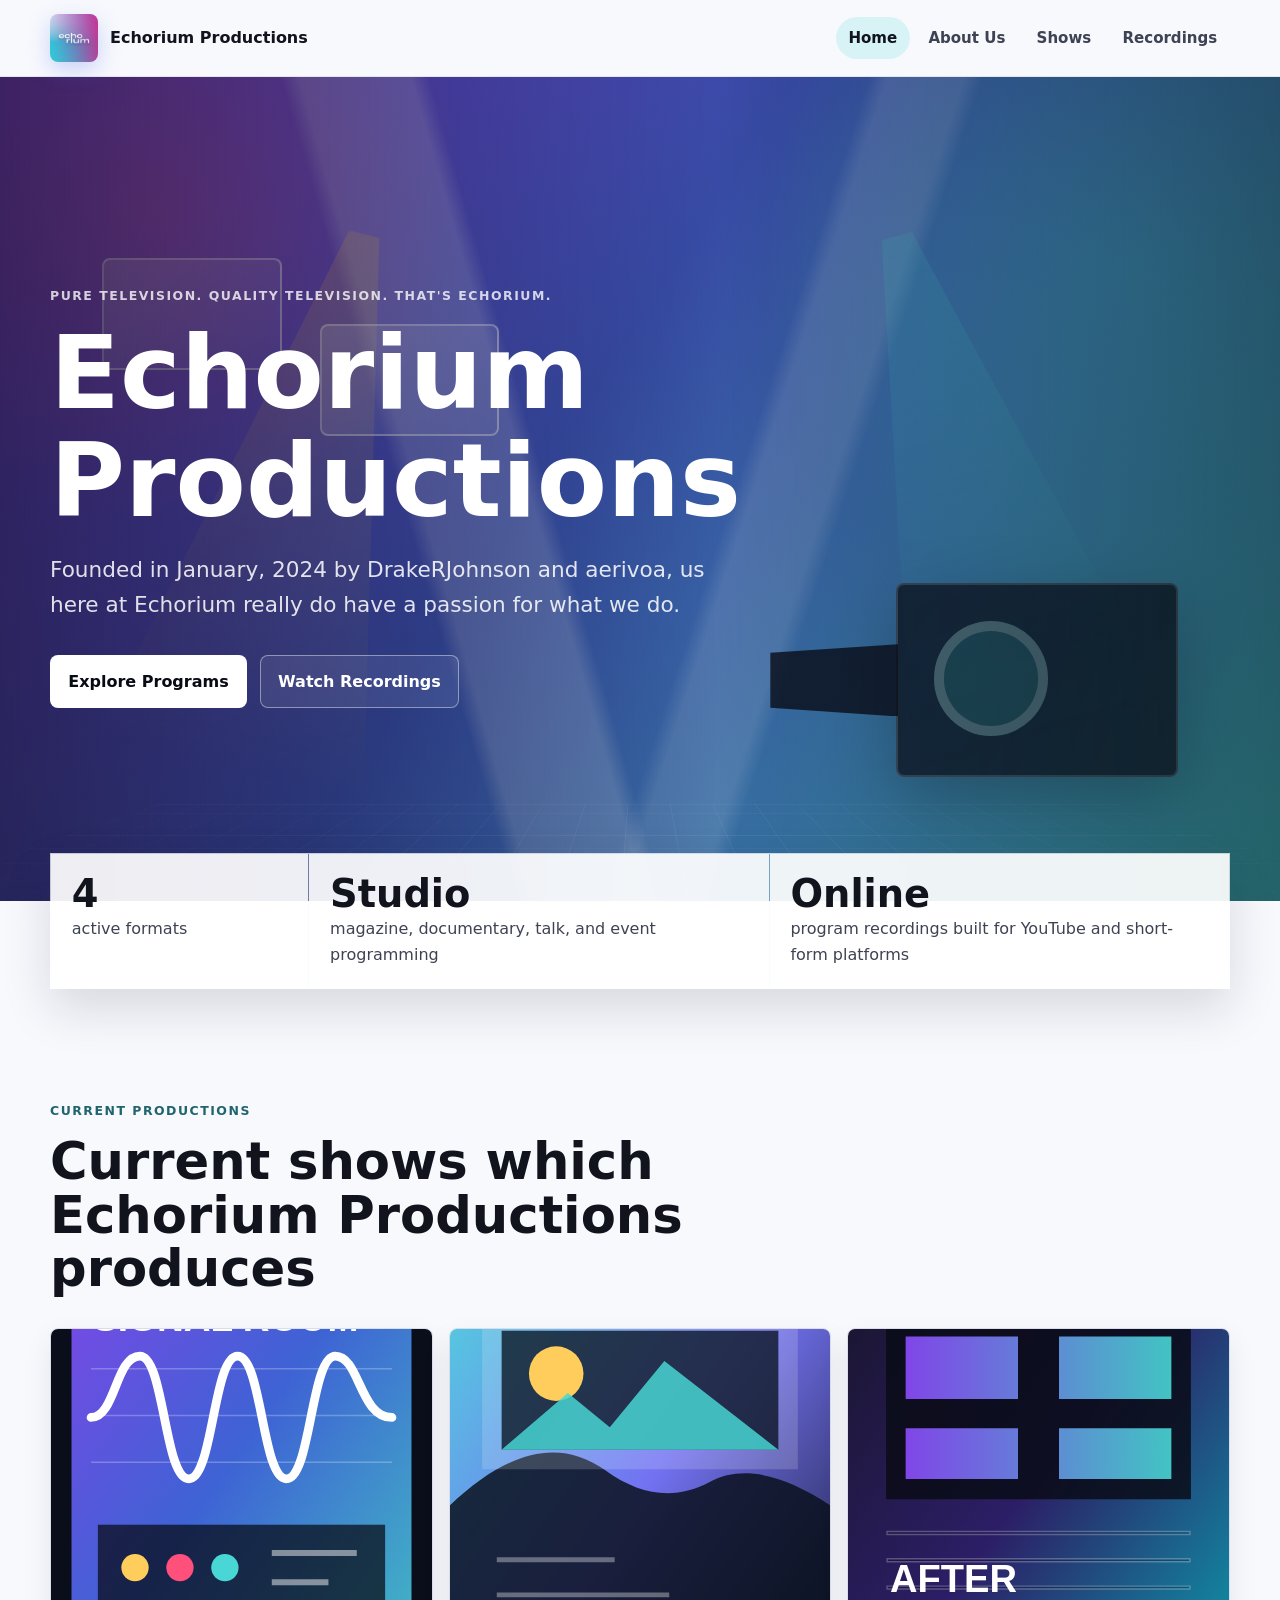
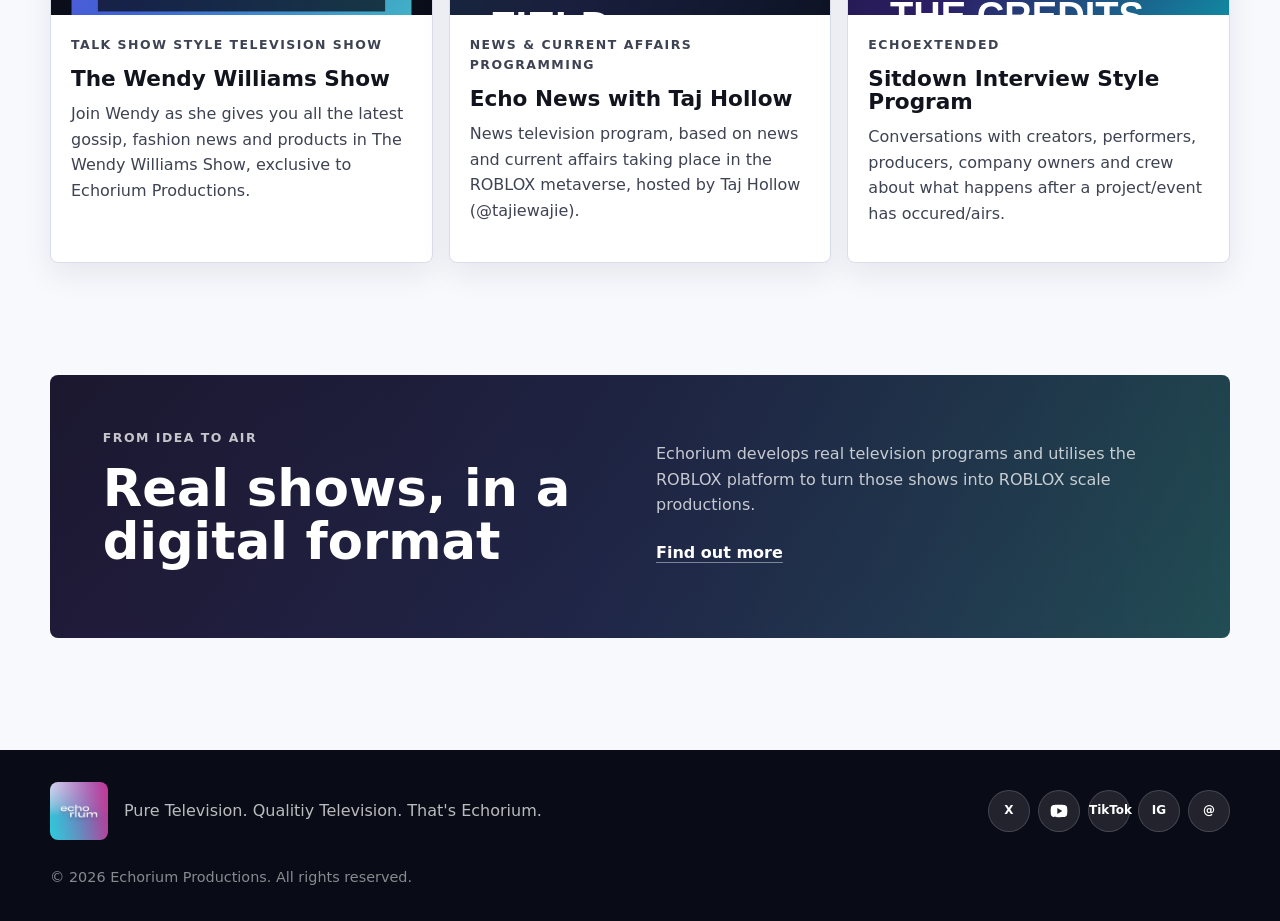
<file: index.html>
<!DOCTYPE html>
<html lang="en">
<head>
  <meta charset="UTF-8">
  <meta name="viewport" content="width=device-width, initial-scale=1.0">
  <meta name="description" content="Echorium Productions is a television production company creating original shows, live specials, documentaries, and digital recordings.">
  <link rel="icon" type="assets/echoriumLogo.png" href="assets/echoriumLogo.png">
  <title>Echorium Productions</title>
  <link rel="stylesheet" href="styles.css">
</head>
<body>
  <a class="skip-link" href="#main">Skip to content</a>
  <header class="site-header">
    <nav class="nav" aria-label="Main navigation">
      <a class="brand" href="index.html" aria-label="Echorium Productions home">
        <img src="assets/echoriumLogo.png" alt="" class="brand__logo">
        <span class="brand__text">Echorium Productions</span>
      </a>
      <div class="nav__links">
        <a class="nav__link is-active" href="index.html" aria-current="page">Home</a>
        <a class="nav__link" href="about.html">About Us</a>
        <a class="nav__link" href="productions.html">Shows</a>
        <a class="nav__link" href="recordings.html">Recordings</a>
      </div>
    </nav>
  </header>

  <main id="main">
    <section class="hero hero--home">
      <div class="studio-scene" aria-hidden="true">
        <span class="studio-scene__grid"></span>
        <span class="studio-scene__light studio-scene__light--one"></span>
        <span class="studio-scene__light studio-scene__light--two"></span>
        <span class="studio-scene__camera"></span>
        <span class="studio-scene__monitor studio-scene__monitor--one"></span>
        <span class="studio-scene__monitor studio-scene__monitor--two"></span>
      </div>
      <div class="hero__content">
        <p class="eyebrow">Pure Television. Quality Television. That's Echorium.</p>
        <h1>Echorium Productions</h1>
        <p class="hero__lead">Founded in January, 2024 by DrakeRJohnson and aerivoa, us here at Echorium really do have a passion for what we do.</p>
        <div class="hero__actions">
          <a class="button button--primary" href="productions.html">Explore Programs</a>
          <a class="button button--secondary" href="recordings.html">Watch Recordings</a>
        </div>
      </div>
    </section>

    <section class="intro-band" aria-label="Production highlights">
      <div class="intro-band__item">
        <strong>4</strong>
        <span>active formats</span>
      </div>
      <div class="intro-band__item">
        <strong>Studio</strong>
        <span>magazine, documentary, talk, and event programming</span>
      </div>
      <div class="intro-band__item">
        <strong>Online</strong>
        <span>program recordings built for YouTube and short-form platforms</span>
      </div>
    </section>

    <section class="section">
      <div class="section__heading">
        <p class="eyebrow">Current productions</p>
        <h2>Current shows which Echorium Productions produces</h2>
      </div>
      <div class="poster-grid">
        <article class="show-card">
          <img src="assets/show-signal-room.svg" alt="The Signal Room show poster">
          <div class="show-card__body">
            <p class="tag">Talk Show Style Television Show</p>
            <h3>The Wendy Williams Show</h3>
            <p>Join Wendy as she gives you all the latest gossip, fashion news and products in The Wendy Williams Show, exclusive to Echorium Productions.</p>
          </div>
        </article>
        <article class="show-card">
          <img src="assets/show-field-notes.svg" alt="Field Notes show poster">
          <div class="show-card__body">
            <p class="tag">News & Current Affairs Programming</p>
            <h3>Echo News with Taj Hollow</h3>
            <p>News television program, based on news and current affairs taking place in the ROBLOX metaverse, hosted by Taj Hollow (@tajiewajie).</p>
          </div>
        </article>
        <article class="show-card">
          <img src="assets/show-after-credits.svg" alt="After The Credits show poster">
          <div class="show-card__body">
            <p class="tag">EchoExtended</p>
            <h3>Sitdown Interview Style Program</h3>
            <p>Conversations with creators, performers, producers, company owners and crew about what happens after a project/event has occured/airs.</p>
          </div>
        </article>
      </div>
    </section>

    <section class="split-feature">
      <div>
        <p class="eyebrow">From idea to air</p>
        <h2>Real shows, in a digital format</h2>
      </div>
      <div class="split-feature__copy">
        <p>Echorium develops real television programs and utilises the ROBLOX platform to turn those shows into ROBLOX scale productions.</p>
        <a class="text-link" href="about.html">Find out more</a>
      </div>
    </section>
  </main>

  <footer class="site-footer">
    <div class="footer__brand">
      <img src="assets/echoriumLogo.png" alt="" class="footer__logo">
      <p>Pure Television. Qualitiy Television. That's Echorium.</p>
    </div>
    <div class="footer__socials" aria-label="Social media links">
      <a href="https://x.com/echoriumproductions" target="_blank" rel="noopener" aria-label="Echorium Productions on X">
        <span aria-hidden="true">X</span>
      </a>
      <a href="https://www.youtube.com/@EchoriumProductionsRBX" target="_blank" rel="noopener" aria-label="Echorium Productions on YouTube">
        <svg viewBox="0 0 24 24" aria-hidden="true"><path d="M21.6 7.2a3 3 0 0 0-2.1-2.1C17.7 4.6 12 4.6 12 4.6s-5.7 0-7.5.5a3 3 0 0 0-2.1 2.1A31 31 0 0 0 2 12a31 31 0 0 0 .4 4.8 3 3 0 0 0 2.1 2.1c1.8.5 7.5.5 7.5.5s5.7 0 7.5-.5a3 3 0 0 0 2.1-2.1A31 31 0 0 0 22 12a31 31 0 0 0-.4-4.8ZM10 15.5v-7l6 3.5-6 3.5Z"/></svg>
      </a>
      <a href="https://www.tiktok.com/@echoriumproductions" target="_blank" rel="noopener" aria-label="Echorium Productions on TikTok">
        <span aria-hidden="true">TikTok</span>
      </a>
      <a href="https://www.instagram.com/echoriumproductions" target="_blank" rel="noopener" aria-label="Echorium Productions on Instagram">
        <span aria-hidden="true">IG</span>
      </a>
      <a href="mailto:hello@echoriumproductions.com" aria-label="Email Echorium Productions">
        <span aria-hidden="true">@</span>
      </a>
    </div>
    <p class="footer__meta">&copy; 2026 Echorium Productions. All rights reserved.</p>
  </footer>
</body>
</html>
</file>
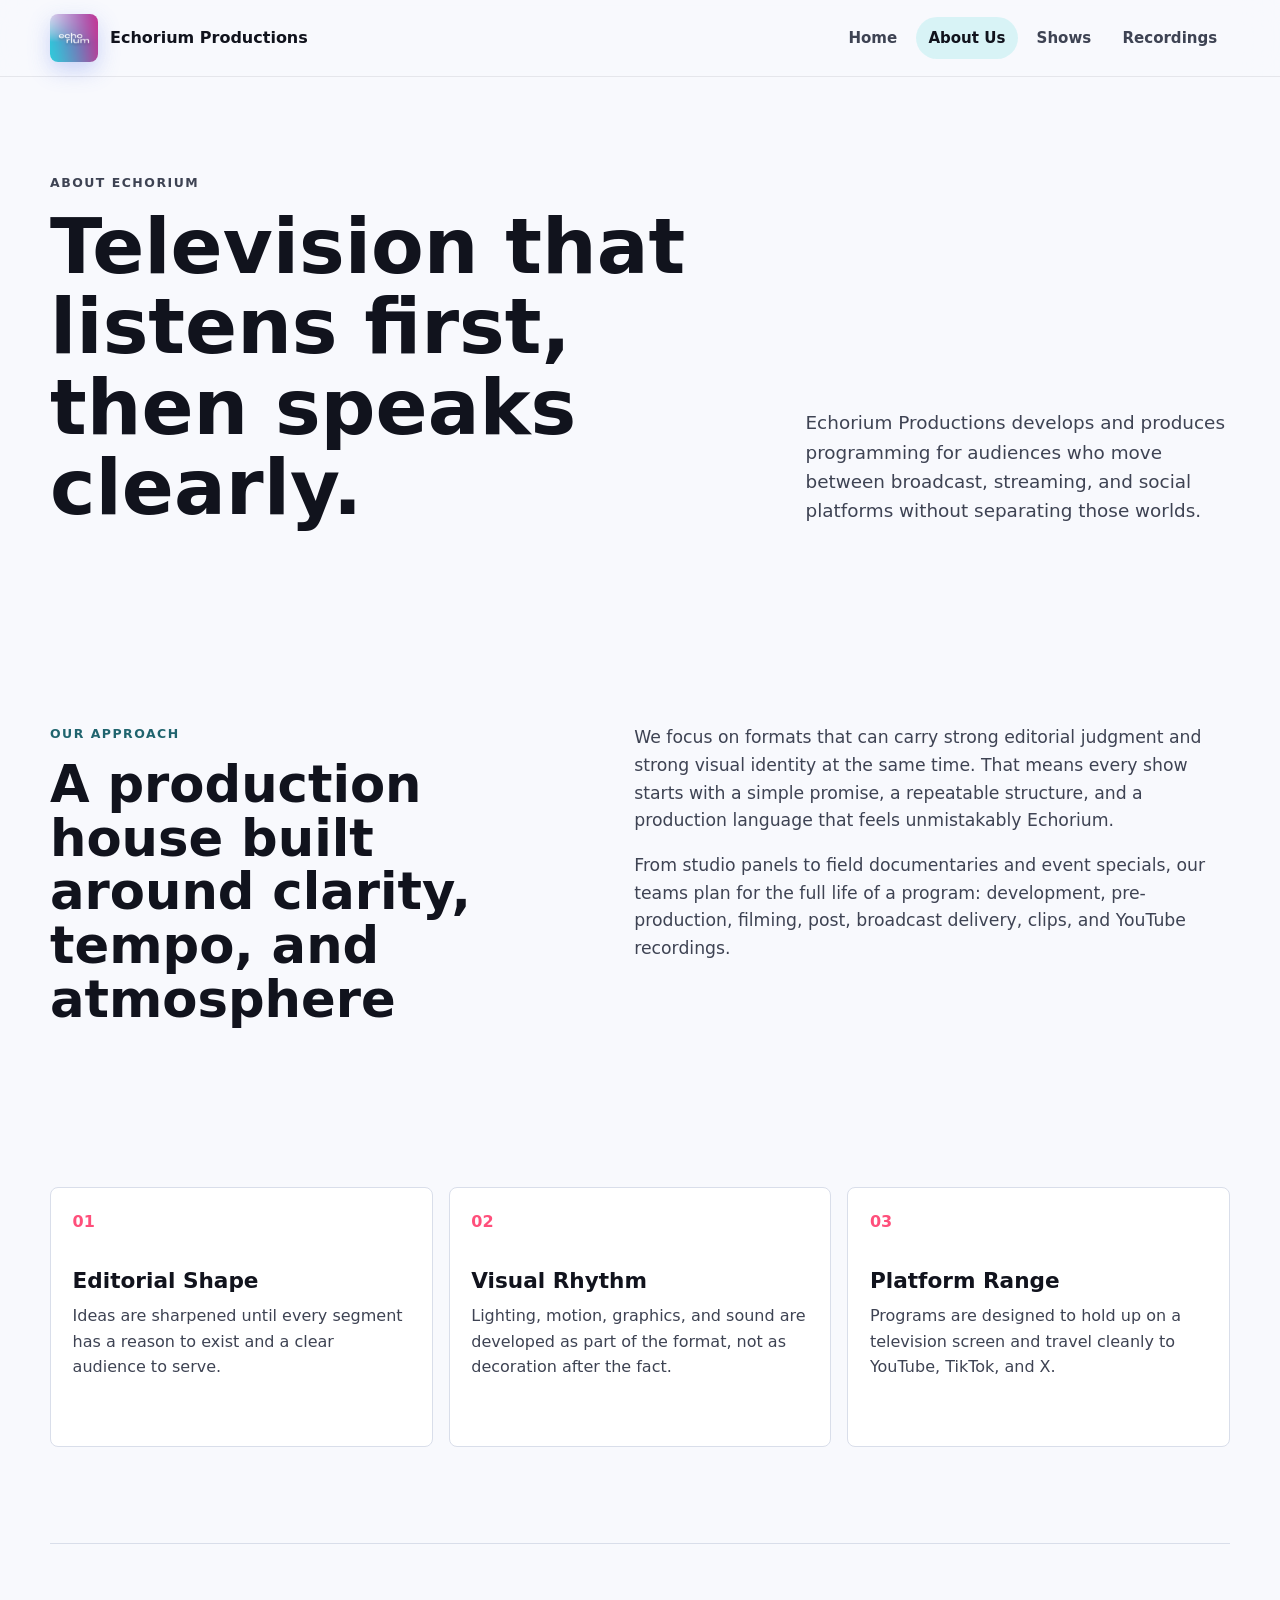
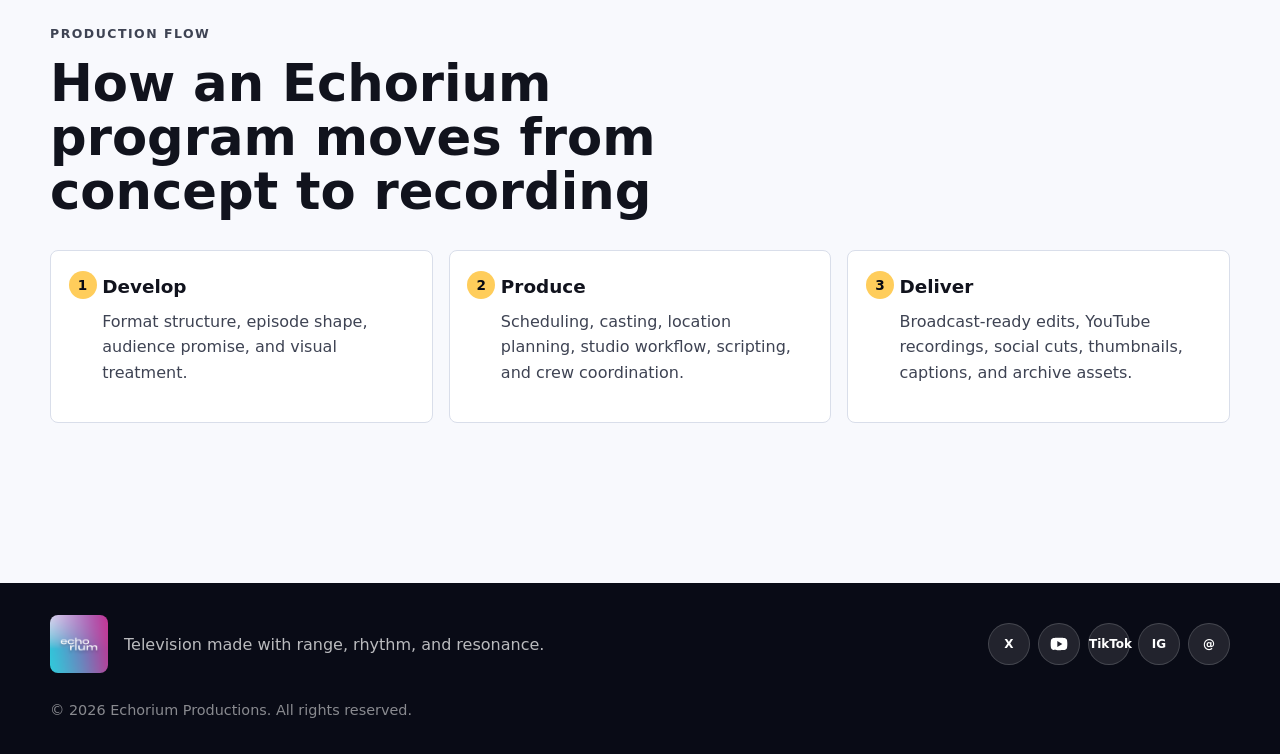
<file: about.html>
<!DOCTYPE html>
<html lang="en">
<head>
  <meta charset="UTF-8">
  <meta name="viewport" content="width=device-width, initial-scale=1.0">
  <meta name="description" content="Learn about Echorium Productions, a television production company focused on original programs, live specials, and digital recordings.">
  <link rel="icon" type="assets/echoriumLogo.png" href="assets/echoriumLogo.png">
  <title>About Us | Echorium Productions</title>
  <link rel="stylesheet" href="styles.css">
</head>
<body>
  <a class="skip-link" href="#main">Skip to content</a>
  <header class="site-header">
    <nav class="nav" aria-label="Main navigation">
      <a class="brand" href="index.html" aria-label="Echorium Productions home">
        <img src="assets/echoriumLogo.png" alt="" class="brand__logo">
        <span class="brand__text">Echorium Productions</span>
      </a>
      <div class="nav__links">
        <a class="nav__link" href="index.html">Home</a>
        <a class="nav__link is-active" href="about.html" aria-current="page">About Us</a>
        <a class="nav__link" href="productions.html">Shows</a>
        <a class="nav__link" href="recordings.html">Recordings</a>
      </div>
    </nav>
  </header>

  <main id="main">
    <section class="page-hero">
      <div>
        <p class="eyebrow">About Echorium</p>
        <h1>Television that listens first, then speaks clearly.</h1>
      </div>
      <p>Echorium Productions develops and produces programming for audiences who move between broadcast, streaming, and social platforms without separating those worlds.</p>
    </section>

    <section class="section section--two-column">
      <div class="section__heading">
        <p class="eyebrow">Our approach</p>
        <h2>A production house built around clarity, tempo, and atmosphere</h2>
      </div>
      <div class="rich-copy">
        <p>We focus on formats that can carry strong editorial judgment and strong visual identity at the same time. That means every show starts with a simple promise, a repeatable structure, and a production language that feels unmistakably Echorium.</p>
        <p>From studio panels to field documentaries and event specials, our teams plan for the full life of a program: development, pre-production, filming, post, broadcast delivery, clips, and YouTube recordings.</p>
      </div>
    </section>

    <section class="values-grid" aria-label="Company values">
      <article>
        <span>01</span>
        <h3>Editorial Shape</h3>
        <p>Ideas are sharpened until every segment has a reason to exist and a clear audience to serve.</p>
      </article>
      <article>
        <span>02</span>
        <h3>Visual Rhythm</h3>
        <p>Lighting, motion, graphics, and sound are developed as part of the format, not as decoration after the fact.</p>
      </article>
      <article>
        <span>03</span>
        <h3>Platform Range</h3>
        <p>Programs are designed to hold up on a television screen and travel cleanly to YouTube, TikTok, and X.</p>
      </article>
    </section>

    <section class="timeline">
      <div class="section__heading">
        <p class="eyebrow">Production flow</p>
        <h2>How an Echorium program moves from concept to recording</h2>
      </div>
      <ol class="timeline__list">
        <li>
          <span>Develop</span>
          <p>Format structure, episode shape, audience promise, and visual treatment.</p>
        </li>
        <li>
          <span>Produce</span>
          <p>Scheduling, casting, location planning, studio workflow, scripting, and crew coordination.</p>
        </li>
        <li>
          <span>Deliver</span>
          <p>Broadcast-ready edits, YouTube recordings, social cuts, thumbnails, captions, and archive assets.</p>
        </li>
      </ol>
    </section>
  </main>

  <footer class="site-footer">
    <div class="footer__brand">
      <img src="assets/echoriumLogo.png" alt="" class="footer__logo">
      <p>Television made with range, rhythm, and resonance.</p>
    </div>
    <div class="footer__socials" aria-label="Social media links">
      <a href="https://x.com/echoriumproductions" target="_blank" rel="noopener" aria-label="Echorium Productions on X"><span aria-hidden="true">X</span></a>
      <a href="https://www.youtube.com/@EchoriumProductionsRBX" target="_blank" rel="noopener" aria-label="Echorium Productions on YouTube"><svg viewBox="0 0 24 24" aria-hidden="true"><path d="M21.6 7.2a3 3 0 0 0-2.1-2.1C17.7 4.6 12 4.6 12 4.6s-5.7 0-7.5.5a3 3 0 0 0-2.1 2.1A31 31 0 0 0 2 12a31 31 0 0 0 .4 4.8 3 3 0 0 0 2.1 2.1c1.8.5 7.5.5 7.5.5s5.7 0 7.5-.5a3 3 0 0 0 2.1-2.1A31 31 0 0 0 22 12a31 31 0 0 0-.4-4.8ZM10 15.5v-7l6 3.5-6 3.5Z"/></svg></a>
      <a href="https://www.tiktok.com/@echoriumproductions" target="_blank" rel="noopener" aria-label="Echorium Productions on TikTok"><span aria-hidden="true">TikTok</span></a>
      <a href="https://www.instagram.com/echoriumproductions" target="_blank" rel="noopener" aria-label="Echorium Productions on Instagram"><span aria-hidden="true">IG</span></a>
      <a href="mailto:hello@echoriumproductions.com" aria-label="Email Echorium Productions"><span aria-hidden="true">@</span></a>
    </div>
    <p class="footer__meta">&copy; 2026 Echorium Productions. All rights reserved.</p>
  </footer>
</body>
</html>
</file>
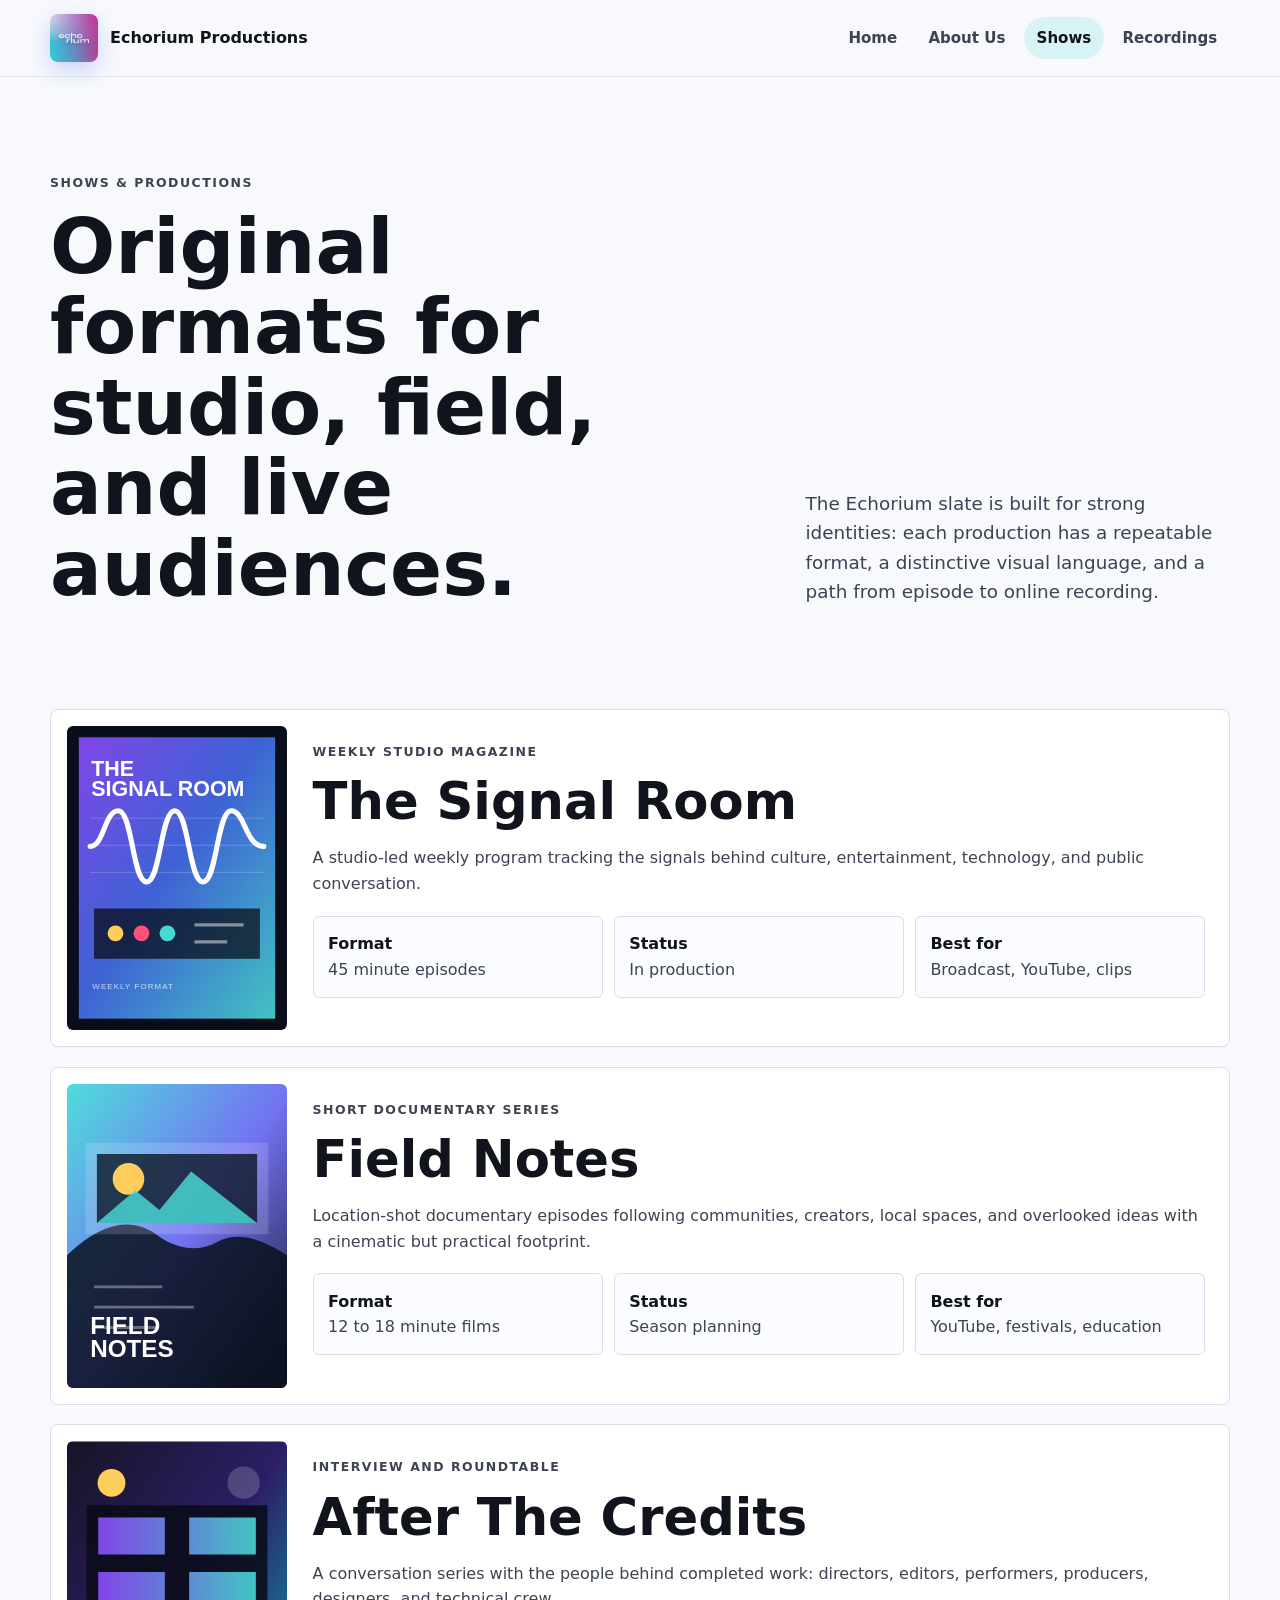
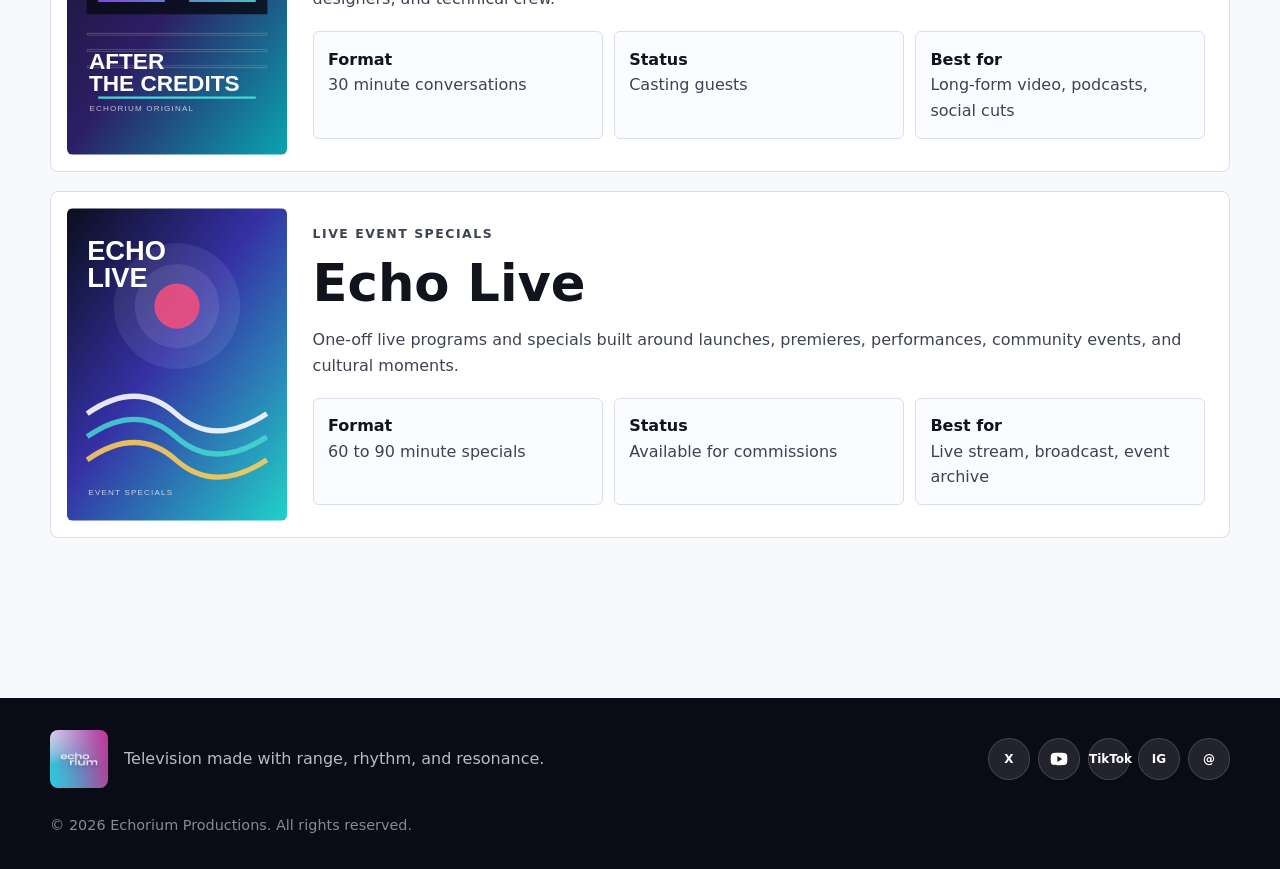
<file: productions.html>
<!DOCTYPE html>
<html lang="en">
<head>
  <meta charset="UTF-8">
  <meta name="viewport" content="width=device-width, initial-scale=1.0">
  <meta name="description" content="Explore shows and productions from Echorium Productions, including studio programs, documentaries, interviews, and live event specials.">
  <link rel="icon" type="assets/echoriumLogo.png" href="assets/echoriumLogo.png">
  <title>Shows &amp; Productions | Echorium Productions</title>
  <link rel="stylesheet" href="styles.css">
</head>
<body>
  <a class="skip-link" href="#main">Skip to content</a>
  <header class="site-header">
    <nav class="nav" aria-label="Main navigation">
      <a class="brand" href="index.html" aria-label="Echorium Productions home">
        <img src="assets/echoriumLogo.png" alt="" class="brand__logo">
        <span class="brand__text">Echorium Productions</span>
      </a>
      <div class="nav__links">
        <a class="nav__link" href="index.html">Home</a>
        <a class="nav__link" href="about.html">About Us</a>
        <a class="nav__link is-active" href="productions.html" aria-current="page">Shows</a>
        <a class="nav__link" href="recordings.html">Recordings</a>
      </div>
    </nav>
  </header>

  <main id="main">
    <section class="page-hero">
      <div>
        <p class="eyebrow">Shows &amp; productions</p>
        <h1>Original formats for studio, field, and live audiences.</h1>
      </div>
      <p>The Echorium slate is built for strong identities: each production has a repeatable format, a distinctive visual language, and a path from episode to online recording.</p>
    </section>

    <section class="production-list" aria-label="Echorium productions">
      <article class="production-item">
        <img src="assets/show-signal-room.svg" alt="The Signal Room show poster">
        <div class="production-item__copy">
          <p class="tag">Weekly studio magazine</p>
          <h2>The Signal Room</h2>
          <p>A studio-led weekly program tracking the signals behind culture, entertainment, technology, and public conversation.</p>
          <dl>
            <div><dt>Format</dt><dd>45 minute episodes</dd></div>
            <div><dt>Status</dt><dd>In production</dd></div>
            <div><dt>Best for</dt><dd>Broadcast, YouTube, clips</dd></div>
          </dl>
        </div>
      </article>

      <article class="production-item">
        <img src="assets/show-field-notes.svg" alt="Field Notes show poster">
        <div class="production-item__copy">
          <p class="tag">Short documentary series</p>
          <h2>Field Notes</h2>
          <p>Location-shot documentary episodes following communities, creators, local spaces, and overlooked ideas with a cinematic but practical footprint.</p>
          <dl>
            <div><dt>Format</dt><dd>12 to 18 minute films</dd></div>
            <div><dt>Status</dt><dd>Season planning</dd></div>
            <div><dt>Best for</dt><dd>YouTube, festivals, education</dd></div>
          </dl>
        </div>
      </article>

      <article class="production-item">
        <img src="assets/show-after-credits.svg" alt="After The Credits show poster">
        <div class="production-item__copy">
          <p class="tag">Interview and roundtable</p>
          <h2>After The Credits</h2>
          <p>A conversation series with the people behind completed work: directors, editors, performers, producers, designers, and technical crew.</p>
          <dl>
            <div><dt>Format</dt><dd>30 minute conversations</dd></div>
            <div><dt>Status</dt><dd>Casting guests</dd></div>
            <div><dt>Best for</dt><dd>Long-form video, podcasts, social cuts</dd></div>
          </dl>
        </div>
      </article>

      <article class="production-item">
        <img src="assets/show-echo-live.svg" alt="Echo Live show poster">
        <div class="production-item__copy">
          <p class="tag">Live event specials</p>
          <h2>Echo Live</h2>
          <p>One-off live programs and specials built around launches, premieres, performances, community events, and cultural moments.</p>
          <dl>
            <div><dt>Format</dt><dd>60 to 90 minute specials</dd></div>
            <div><dt>Status</dt><dd>Available for commissions</dd></div>
            <div><dt>Best for</dt><dd>Live stream, broadcast, event archive</dd></div>
          </dl>
        </div>
      </article>
    </section>
  </main>

  <footer class="site-footer">
    <div class="footer__brand">
      <img src="assets/echoriumLogo.png" alt="" class="footer__logo">
      <p>Television made with range, rhythm, and resonance.</p>
    </div>
    <div class="footer__socials" aria-label="Social media links">
      <a href="https://x.com/echoriumproductions" target="_blank" rel="noopener" aria-label="Echorium Productions on X"><span aria-hidden="true">X</span></a>
      <a href="https://www.youtube.com/@EchoriumProductionsRBX" target="_blank" rel="noopener" aria-label="Echorium Productions on YouTube"><svg viewBox="0 0 24 24" aria-hidden="true"><path d="M21.6 7.2a3 3 0 0 0-2.1-2.1C17.7 4.6 12 4.6 12 4.6s-5.7 0-7.5.5a3 3 0 0 0-2.1 2.1A31 31 0 0 0 2 12a31 31 0 0 0 .4 4.8 3 3 0 0 0 2.1 2.1c1.8.5 7.5.5 7.5.5s5.7 0 7.5-.5a3 3 0 0 0 2.1-2.1A31 31 0 0 0 22 12a31 31 0 0 0-.4-4.8ZM10 15.5v-7l6 3.5-6 3.5Z"/></svg></a>
      <a href="https://www.tiktok.com/@echoriumproductions" target="_blank" rel="noopener" aria-label="Echorium Productions on TikTok"><span aria-hidden="true">TikTok</span></a>
      <a href="https://www.instagram.com/echoriumproductions" target="_blank" rel="noopener" aria-label="Echorium Productions on Instagram"><span aria-hidden="true">IG</span></a>
      <a href="mailto:hello@echoriumproductions.com" aria-label="Email Echorium Productions"><span aria-hidden="true">@</span></a>
    </div>
    <p class="footer__meta">&copy; 2026 Echorium Productions. All rights reserved.</p>
  </footer>
</body>
</html>
</file>
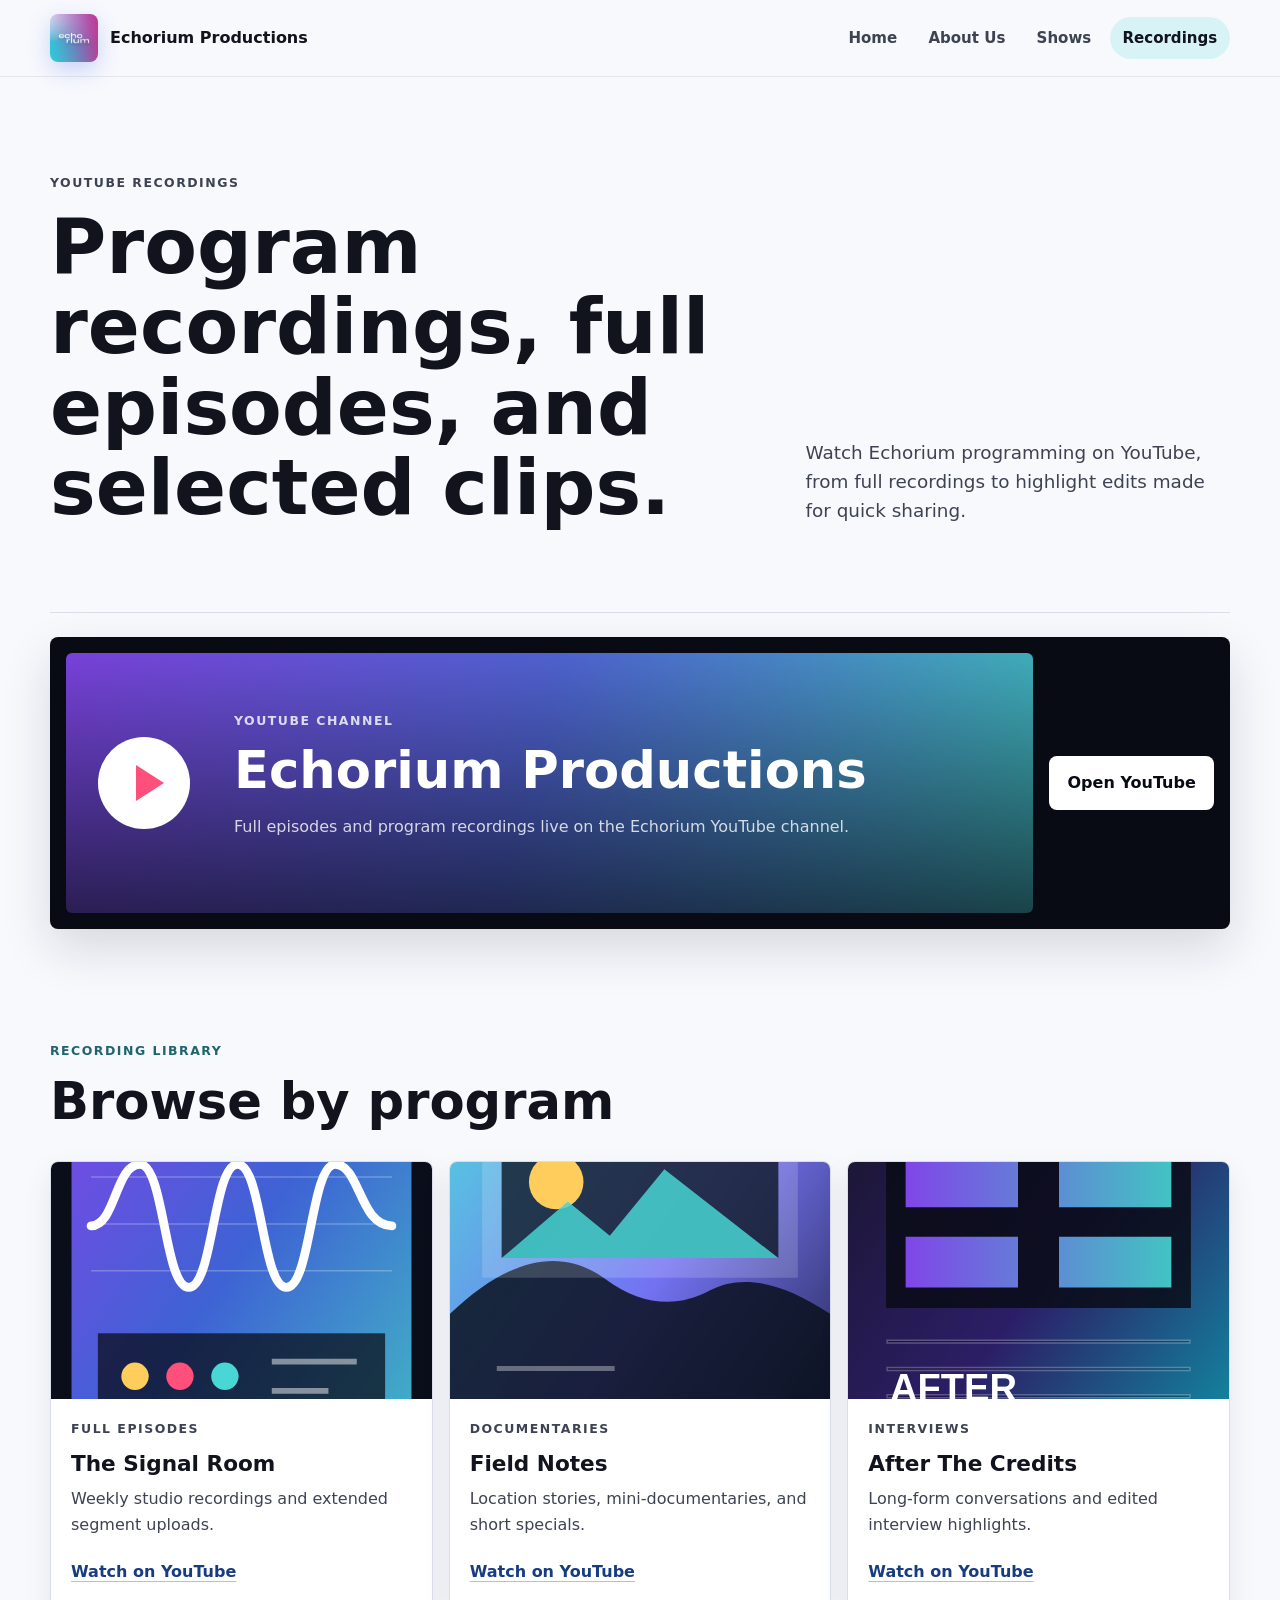
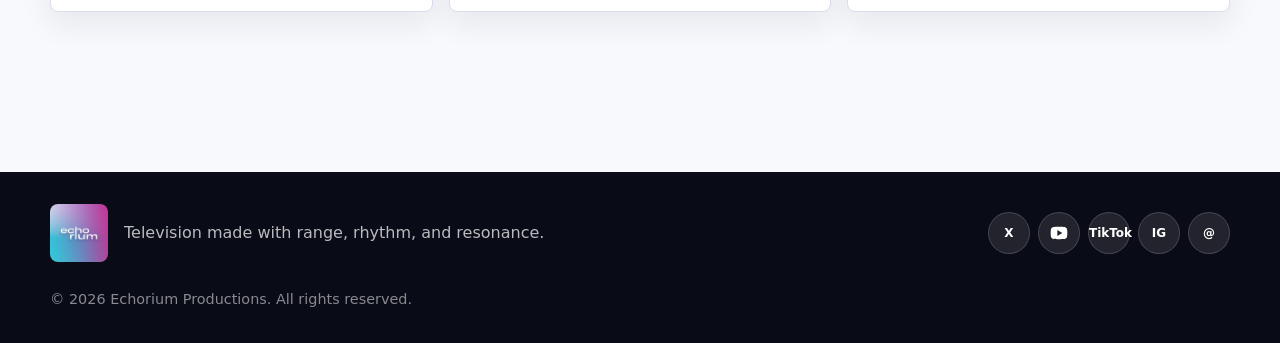
<file: recordings.html>
<!DOCTYPE html>
<html lang="en">
<head>
  <meta charset="UTF-8">
  <meta name="viewport" content="width=device-width, initial-scale=1.0">
  <meta name="description" content="Watch Echorium Productions program recordings and YouTube releases.">
  <link rel="icon" type="assets/echoriumLogo.png" href="assets/echoriumLogo.png">
  <title>Recordings | Echorium Productions</title>
  <link rel="stylesheet" href="styles.css">
</head>
<body>
  <a class="skip-link" href="#main">Skip to content</a>
  <header class="site-header">
    <nav class="nav" aria-label="Main navigation">
      <a class="brand" href="index.html" aria-label="Echorium Productions home">
        <img src="assets/echoriumLogo.png" alt="" class="brand__logo">
        <span class="brand__text">Echorium Productions</span>
      </a>
      <div class="nav__links">
        <a class="nav__link" href="index.html">Home</a>
        <a class="nav__link" href="about.html">About Us</a>
        <a class="nav__link" href="productions.html">Shows</a>
        <a class="nav__link is-active" href="recordings.html" aria-current="page">Recordings</a>
      </div>
    </nav>
  </header>

  <main id="main">
    <section class="page-hero page-hero--recordings">
      <div>
        <p class="eyebrow">YouTube recordings</p>
        <h1>Program recordings, full episodes, and selected clips.</h1>
      </div>
      <p>Watch Echorium programming on YouTube, from full recordings to highlight edits made for quick sharing.</p>
    </section>

    <section class="watch-panel" aria-label="Echorium YouTube channel">
      <div class="watch-panel__screen">
        <div class="watch-panel__play" aria-hidden="true"></div>
        <div>
          <p class="tag">YouTube channel</p>
          <h2>Echorium Productions</h2>
          <p>Full episodes and program recordings live on the Echorium YouTube channel.</p>
        </div>
      </div>
      <a class="button button--primary" href="https://www.youtube.com/@EchoriumProductionsRBX" target="_blank" rel="noopener">Open YouTube</a>
    </section>

    <section class="section">
      <div class="section__heading">
        <p class="eyebrow">Recording library</p>
        <h2>Browse by program</h2>
      </div>
      <div class="recording-grid">
        <article class="recording-card">
          <img src="assets/show-signal-room.svg" alt="The Signal Room recording thumbnail">
          <div class="recording-card__body">
            <p class="tag">Full episodes</p>
            <h3>The Signal Room</h3>
            <p>Weekly studio recordings and extended segment uploads.</p>
            <a class="text-link" href="https://www.youtube.com/results?search_query=Echorium+Productions+The+Signal+Room" target="_blank" rel="noopener">Watch on YouTube</a>
          </div>
        </article>
        <article class="recording-card">
          <img src="assets/show-field-notes.svg" alt="Field Notes recording thumbnail">
          <div class="recording-card__body">
            <p class="tag">Documentaries</p>
            <h3>Field Notes</h3>
            <p>Location stories, mini-documentaries, and short specials.</p>
            <a class="text-link" href="https://www.youtube.com/results?search_query=Echorium+Productions+Field+Notes" target="_blank" rel="noopener">Watch on YouTube</a>
          </div>
        </article>
        <article class="recording-card">
          <img src="assets/show-after-credits.svg" alt="After The Credits recording thumbnail">
          <div class="recording-card__body">
            <p class="tag">Interviews</p>
            <h3>After The Credits</h3>
            <p>Long-form conversations and edited interview highlights.</p>
            <a class="text-link" href="https://www.youtube.com/results?search_query=Echorium+Productions+After+The+Credits" target="_blank" rel="noopener">Watch on YouTube</a>
          </div>
        </article>
      </div>
    </section>
  </main>

  <footer class="site-footer">
    <div class="footer__brand">
      <img src="assets/echoriumLogo.png" alt="" class="footer__logo">
      <p>Television made with range, rhythm, and resonance.</p>
    </div>
    <div class="footer__socials" aria-label="Social media links">
      <a href="https://x.com/echoriumproductions" target="_blank" rel="noopener" aria-label="Echorium Productions on X"><span aria-hidden="true">X</span></a>
      <a href="https://www.youtube.com/@EchoriumProductionsRBX" target="_blank" rel="noopener" aria-label="Echorium Productions on YouTube"><svg viewBox="0 0 24 24" aria-hidden="true"><path d="M21.6 7.2a3 3 0 0 0-2.1-2.1C17.7 4.6 12 4.6 12 4.6s-5.7 0-7.5.5a3 3 0 0 0-2.1 2.1A31 31 0 0 0 2 12a31 31 0 0 0 .4 4.8 3 3 0 0 0 2.1 2.1c1.8.5 7.5.5 7.5.5s5.7 0 7.5-.5a3 3 0 0 0 2.1-2.1A31 31 0 0 0 22 12a31 31 0 0 0-.4-4.8ZM10 15.5v-7l6 3.5-6 3.5Z"/></svg></a>
      <a href="https://www.tiktok.com/@echoriumproductions" target="_blank" rel="noopener" aria-label="Echorium Productions on TikTok"><span aria-hidden="true">TikTok</span></a>
      <a href="https://www.instagram.com/echoriumproductions" target="_blank" rel="noopener" aria-label="Echorium Productions on Instagram"><span aria-hidden="true">IG</span></a>
      <a href="mailto:hello@echoriumproductions.com" aria-label="Email Echorium Productions"><span aria-hidden="true">@</span></a>
    </div>
    <p class="footer__meta">&copy; 2026 Echorium Productions. All rights reserved.</p>
  </footer>
</body>
</html>
</file>
<file: styles.css>
:root {
  --ink: #11131d;
  --ink-soft: #3e4353;
  --paper: #f8f9fd;
  --white: #ffffff;
  --line: #d9deea;
  --purple: #8d4cff;
  --blue: #5b73f2;
  --cyan: #48d7d5;
  --coral: #ff4f7b;
  --gold: #ffcd5b;
  --deep: #080a14;
  --gradient: linear-gradient(105deg, var(--purple), var(--blue) 48%, var(--cyan));
  --shadow: 0 20px 50px rgba(20, 24, 43, .14);
  --radius: 8px;
  --max: 1180px;
}

* {
  box-sizing: border-box;
}

html {
  scroll-behavior: smooth;
}

body {
  margin: 0;
  color: var(--ink);
  background: var(--paper);
  font-family: Inter, ui-sans-serif, system-ui, -apple-system, BlinkMacSystemFont, "Segoe UI", sans-serif;
  line-height: 1.6;
}

img,
svg {
  display: block;
  max-width: 100%;
}

a {
  color: inherit;
}

.skip-link {
  position: absolute;
  left: 1rem;
  top: -4rem;
  z-index: 20;
  padding: .7rem 1rem;
  color: var(--white);
  background: var(--ink);
  border-radius: var(--radius);
}

.skip-link:focus {
  top: 1rem;
}

.site-header {
  position: sticky;
  top: 0;
  z-index: 10;
  background: rgba(248, 249, 253, .88);
  backdrop-filter: blur(20px);
  border-bottom: 1px solid rgba(17, 19, 29, .08);
}

.nav {
  width: min(var(--max), calc(100% - 32px));
  min-height: 76px;
  margin: 0 auto;
  display: flex;
  align-items: center;
  justify-content: space-between;
  gap: 1rem;
}

.brand {
  display: inline-flex;
  align-items: center;
  gap: .75rem;
  color: var(--ink);
  text-decoration: none;
  font-weight: 800;
  letter-spacing: 0;
}

.brand__logo {
  width: 48px;
  height: 48px;
  object-fit: contain;
  border-radius: 8px;
  box-shadow: 0 8px 22px rgba(75, 108, 230, .28);
}

.brand__text {
  white-space: nowrap;
}

.nav__links {
  display: flex;
  align-items: center;
  justify-content: flex-end;
  gap: .35rem;
  flex-wrap: wrap;
}

.nav__link {
  min-height: 42px;
  display: inline-flex;
  align-items: center;
  justify-content: center;
  padding: .45rem .8rem;
  color: var(--ink-soft);
  text-decoration: none;
  font-size: .94rem;
  font-weight: 700;
  border-radius: 999px;
}

.nav__link:hover,
.nav__link:focus-visible,
.nav__link.is-active {
  color: var(--ink);
  background: rgba(72, 215, 213, .18);
}

.hero {
  position: relative;
  min-height: calc(100vh - 76px);
  display: grid;
  align-items: center;
  overflow: hidden;
  color: var(--white);
  isolation: isolate;
}

.hero--home {
  background: #080a14;
}

.studio-scene {
  position: absolute;
  inset: 0;
  z-index: -2;
  background:
    radial-gradient(circle at 12% 16%, rgba(255, 79, 123, .3), transparent 24%),
    radial-gradient(circle at 88% 22%, rgba(72, 215, 213, .28), transparent 28%),
    linear-gradient(122deg, rgba(141, 76, 255, .94), rgba(76, 103, 227, .8) 44%, rgba(72, 215, 213, .84));
}

.studio-scene::before {
  content: "";
  position: absolute;
  inset: -18% -10%;
  background:
    linear-gradient(74deg, transparent 0 37%, rgba(255, 255, 255, .2) 38% 44%, transparent 45% 100%),
    linear-gradient(108deg, transparent 0 55%, rgba(255, 255, 255, .14) 56% 60%, transparent 61% 100%);
  animation: lightSweep 9s ease-in-out infinite alternate;
}

.studio-scene::after {
  content: "";
  position: absolute;
  inset: 0;
  background: linear-gradient(90deg, rgba(8, 10, 20, .62), rgba(8, 10, 20, .12) 56%, rgba(8, 10, 20, .48));
}

.studio-scene__grid {
  position: absolute;
  left: -10%;
  right: -10%;
  bottom: -2px;
  height: 36%;
  background:
    linear-gradient(rgba(255, 255, 255, .16) 1px, transparent 1px),
    linear-gradient(90deg, rgba(255, 255, 255, .16) 1px, transparent 1px);
  background-size: 68px 42px;
  transform: perspective(420px) rotateX(58deg);
  transform-origin: bottom;
  opacity: .55;
}

.studio-scene__light {
  position: absolute;
  top: 18%;
  width: 22vw;
  height: 44vw;
  clip-path: polygon(45% 0, 56% 0, 100% 100%, 0 100%);
  opacity: .38;
  filter: blur(1px);
}

.studio-scene__light--one {
  left: 12%;
  background: linear-gradient(rgba(255, 205, 91, .58), transparent);
  transform: rotate(14deg);
}

.studio-scene__light--two {
  right: 13%;
  background: linear-gradient(rgba(72, 215, 213, .52), transparent);
  transform: rotate(-16deg);
}

.studio-scene__camera {
  position: absolute;
  right: 8%;
  bottom: 15%;
  width: clamp(150px, 22vw, 320px);
  aspect-ratio: 1.45;
  background: rgba(8, 10, 20, .72);
  border: 2px solid rgba(255, 255, 255, .18);
  border-radius: 8px;
  box-shadow: 0 24px 70px rgba(0, 0, 0, .24);
}

.studio-scene__camera::before {
  content: "";
  position: absolute;
  right: 100%;
  top: 31%;
  width: 46%;
  height: 38%;
  background: rgba(8, 10, 20, .78);
  clip-path: polygon(0 12%, 100% 0, 100% 100%, 0 88%);
}

.studio-scene__camera::after {
  content: "";
  position: absolute;
  left: 13%;
  top: 19%;
  width: 34%;
  aspect-ratio: 1;
  border-radius: 50%;
  border: 10px solid rgba(255, 255, 255, .22);
  background: rgba(72, 215, 213, .22);
}

.studio-scene__monitor {
  position: absolute;
  top: 22%;
  width: clamp(110px, 14vw, 190px);
  aspect-ratio: 1.6;
  border: 2px solid rgba(255, 255, 255, .42);
  border-radius: 8px;
  background: linear-gradient(135deg, rgba(255, 255, 255, .2), rgba(255, 255, 255, .04));
}

.studio-scene__monitor--one {
  left: 8%;
}

.studio-scene__monitor--two {
  left: 25%;
  top: 30%;
}

@keyframes lightSweep {
  from {
    transform: translateX(-6%);
  }
  to {
    transform: translateX(7%);
  }
}

.hero__content {
  width: min(var(--max), calc(100% - 32px));
  margin: 0 auto;
  padding: 7rem 0 6rem;
}

.eyebrow,
.tag {
  margin: 0 0 .85rem;
  color: #20646e;
  font-size: .78rem;
  font-weight: 900;
  letter-spacing: .12em;
  text-transform: uppercase;
}

.hero .eyebrow {
  color: rgba(255, 255, 255, .78);
}

h1,
h2,
h3,
p {
  margin-top: 0;
}

h1,
h2,
h3 {
  line-height: 1.05;
  letter-spacing: 0;
}

h1 {
  max-width: 760px;
  margin-bottom: 1.2rem;
  font-size: clamp(3.3rem, 8vw, 7.4rem);
}

h2 {
  margin-bottom: 1rem;
  font-size: clamp(2rem, 4vw, 4.2rem);
}

h3 {
  margin-bottom: .65rem;
  font-size: 1.35rem;
}

.hero__lead {
  max-width: 680px;
  color: rgba(255, 255, 255, .86);
  font-size: clamp(1.08rem, 2vw, 1.35rem);
}

.hero__actions {
  display: flex;
  gap: .8rem;
  flex-wrap: wrap;
  margin-top: 2rem;
}

.button {
  min-height: 48px;
  display: inline-flex;
  align-items: center;
  justify-content: center;
  padding: .82rem 1.08rem;
  border-radius: var(--radius);
  font-weight: 900;
  text-decoration: none;
  border: 1px solid transparent;
}

.button--primary {
  color: var(--deep);
  background: var(--white);
}

.button--secondary {
  color: var(--white);
  border-color: rgba(255, 255, 255, .42);
  background: rgba(255, 255, 255, .08);
}

.button:hover,
.button:focus-visible,
.text-link:hover,
.text-link:focus-visible {
  transform: translateY(-1px);
}

.intro-band {
  width: min(var(--max), calc(100% - 32px));
  margin: -3rem auto 0;
  position: relative;
  z-index: 2;
  display: grid;
  grid-template-columns: .7fr 1.25fr 1.25fr;
  gap: 1px;
  background: rgba(255, 255, 255, .34);
  border: 1px solid rgba(255, 255, 255, .6);
  box-shadow: var(--shadow);
}

.intro-band__item {
  min-height: 124px;
  padding: 1.3rem;
  background: rgba(255, 255, 255, .88);
}

.intro-band__item strong {
  display: block;
  margin-bottom: .2rem;
  font-size: clamp(1.6rem, 3vw, 2.6rem);
  line-height: 1;
}

.intro-band__item span {
  color: var(--ink-soft);
}

.section,
.production-list,
.timeline,
.values-grid,
.split-feature,
.watch-panel,
.page-hero {
  width: min(var(--max), calc(100% - 32px));
  margin: 0 auto;
}

.section {
  padding: 7rem 0;
}

.section__heading {
  max-width: 760px;
  margin-bottom: 2rem;
}

.poster-grid,
.recording-grid {
  display: grid;
  grid-template-columns: repeat(3, minmax(0, 1fr));
  gap: 1rem;
}

.show-card,
.recording-card {
  overflow: hidden;
  background: var(--white);
  border: 1px solid var(--line);
  border-radius: var(--radius);
  box-shadow: 0 12px 30px rgba(20, 24, 43, .08);
}

.show-card img {
  width: 100%;
  aspect-ratio: 4 / 3;
  object-fit: cover;
}

.show-card__body,
.recording-card__body {
  padding: 1.25rem;
}

.show-card p,
.recording-card p,
.production-item p,
.rich-copy p,
.page-hero p,
.split-feature__copy p,
.timeline p,
.values-grid p,
.watch-panel p {
  color: var(--ink-soft);
}

.split-feature {
  margin-bottom: 7rem;
  padding: 3.3rem;
  display: grid;
  grid-template-columns: 1fr 1fr;
  gap: 2rem;
  align-items: center;
  color: var(--white);
  background:
    linear-gradient(135deg, rgba(17, 19, 29, .92), rgba(17, 19, 29, .7)),
    var(--gradient);
  border-radius: var(--radius);
}

.split-feature .eyebrow,
.split-feature__copy p {
  color: rgba(255, 255, 255, .75);
}

.text-link {
  display: inline-flex;
  min-height: 38px;
  align-items: center;
  color: #173c80;
  font-weight: 900;
  text-decoration-color: rgba(23, 60, 128, .32);
  text-underline-offset: 4px;
}

.split-feature .text-link {
  color: var(--white);
  text-decoration-color: rgba(255, 255, 255, .42);
}

.page-hero {
  min-height: 430px;
  padding: 6rem 0 4rem;
  display: grid;
  grid-template-columns: minmax(0, 1.25fr) minmax(260px, .75fr);
  gap: 3rem;
  align-items: end;
}

.page-hero h1 {
  max-width: 850px;
  font-size: clamp(2.6rem, 6vw, 5.7rem);
}

.page-hero > p {
  margin-bottom: 1.4rem;
  font-size: 1.15rem;
}

.page-hero--recordings {
  border-bottom: 1px solid var(--line);
}

.section--two-column {
  display: grid;
  grid-template-columns: .9fr 1fr;
  gap: 3rem;
}

.rich-copy {
  font-size: 1.08rem;
}

.values-grid {
  display: grid;
  grid-template-columns: repeat(3, minmax(0, 1fr));
  gap: 1rem;
  padding-bottom: 6rem;
}

.values-grid article {
  min-height: 260px;
  padding: 1.35rem;
  background: var(--white);
  border: 1px solid var(--line);
  border-radius: var(--radius);
}

.values-grid span {
  display: inline-flex;
  margin-bottom: 2.2rem;
  color: var(--coral);
  font-weight: 900;
}

.timeline {
  padding: 5rem 0 7rem;
  border-top: 1px solid var(--line);
}

.timeline__list {
  display: grid;
  grid-template-columns: repeat(3, minmax(0, 1fr));
  gap: 1rem;
  padding: 0;
  margin: 0;
  list-style: none;
  counter-reset: steps;
}

.timeline__list li {
  position: relative;
  padding: 1.3rem 1.3rem 1.3rem 3.2rem;
  background: var(--white);
  border: 1px solid var(--line);
  border-radius: var(--radius);
}

.timeline__list li::before {
  counter-increment: steps;
  content: counter(steps);
  position: absolute;
  left: 1.1rem;
  top: 1.25rem;
  width: 28px;
  height: 28px;
  display: grid;
  place-items: center;
  color: var(--deep);
  background: var(--gold);
  border-radius: 50%;
  font-size: .85rem;
  font-weight: 900;
}

.timeline__list span {
  display: block;
  margin-bottom: .45rem;
  font-weight: 900;
  font-size: 1.15rem;
}

.production-list {
  display: grid;
  gap: 1.2rem;
  padding: 1rem 0 7rem;
}

.production-item {
  display: grid;
  grid-template-columns: 220px minmax(0, 1fr);
  gap: 1.6rem;
  align-items: stretch;
  padding: 1rem;
  background: var(--white);
  border: 1px solid var(--line);
  border-radius: var(--radius);
}

.production-item img {
  width: 100%;
  height: 100%;
  min-height: 280px;
  object-fit: cover;
  border-radius: 6px;
}

.production-item__copy {
  padding: 1rem .5rem 1rem 0;
}

.production-item dl {
  display: grid;
  grid-template-columns: repeat(3, minmax(0, 1fr));
  gap: .7rem;
  margin: 1.2rem 0 0;
}

.production-item dl div {
  padding: .9rem;
  border: 1px solid var(--line);
  border-radius: 6px;
  background: #fbfcff;
}

.production-item dt {
  color: var(--ink);
  font-weight: 900;
}

.production-item dd {
  margin: 0;
  color: var(--ink-soft);
}

.watch-panel {
  margin-top: 1.5rem;
  padding: 1rem;
  display: grid;
  grid-template-columns: minmax(0, 1fr) auto;
  gap: 1rem;
  align-items: stretch;
  background: var(--deep);
  border-radius: var(--radius);
  box-shadow: var(--shadow);
}

.watch-panel .button {
  align-self: center;
  min-width: 148px;
}

.watch-panel__screen {
  min-height: 260px;
  padding: 2rem;
  display: grid;
  grid-template-columns: 112px minmax(0, 1fr);
  gap: 1.5rem;
  align-items: center;
  color: var(--white);
  background:
    linear-gradient(rgba(8, 10, 20, .16), rgba(8, 10, 20, .72)),
    var(--gradient);
  border-radius: 6px;
}

.watch-panel__screen .tag,
.watch-panel__screen p {
  color: rgba(255, 255, 255, .8);
}

.watch-panel__play {
  width: 92px;
  height: 92px;
  border-radius: 50%;
  background: var(--white);
  position: relative;
}

.watch-panel__play::after {
  content: "";
  position: absolute;
  left: 38px;
  top: 28px;
  border-left: 28px solid var(--coral);
  border-top: 18px solid transparent;
  border-bottom: 18px solid transparent;
}

.recording-card img {
  width: 100%;
  aspect-ratio: 16 / 10;
  object-fit: cover;
}

.site-footer {
  margin-top: 3rem;
  padding: 2rem max(16px, calc((100% - var(--max)) / 2));
  display: grid;
  grid-template-columns: minmax(0, 1fr) auto;
  gap: 1.4rem;
  align-items: center;
  color: var(--white);
  background: #090b16;
}

.footer__brand {
  display: flex;
  align-items: center;
  gap: 1rem;
}

.footer__logo {
  width: 58px;
  height: 58px;
  object-fit: contain;
  border-radius: 8px;
}

.footer__brand p {
  margin: 0;
  color: rgba(255, 255, 255, .72);
}

.footer__socials {
  display: flex;
  gap: .5rem;
  flex-wrap: wrap;
  justify-content: flex-end;
}

.footer__socials a {
  width: 42px;
  height: 42px;
  display: grid;
  place-items: center;
  color: var(--white);
  background: rgba(255, 255, 255, .1);
  border: 1px solid rgba(255, 255, 255, .16);
  border-radius: 50%;
  text-decoration: none;
  font-size: .75rem;
  font-weight: 900;
}

.footer__socials svg {
  width: 20px;
  height: 20px;
  fill: currentColor;
}

.footer__socials a:hover,
.footer__socials a:focus-visible {
  color: var(--deep);
  background: var(--cyan);
}

.footer__meta {
  grid-column: 1 / -1;
  margin: .2rem 0 0;
  color: rgba(255, 255, 255, .52);
  font-size: .9rem;
}

@media (max-width: 900px) {
  .nav {
    min-height: auto;
    padding: .85rem 0;
    align-items: flex-start;
    flex-direction: column;
  }

  .nav__links {
    justify-content: flex-start;
  }

  .hero {
    min-height: 720px;
  }

  .intro-band,
  .poster-grid,
  .recording-grid,
  .values-grid,
  .timeline__list,
  .split-feature,
  .page-hero,
  .section--two-column,
  .watch-panel {
    grid-template-columns: 1fr;
  }

  .intro-band {
    margin-top: 0;
  }

  .production-item {
    grid-template-columns: 160px minmax(0, 1fr);
  }

  .production-item dl {
    grid-template-columns: 1fr;
  }

  .site-footer,
  .footer__brand {
    grid-template-columns: 1fr;
  }

  .footer__socials {
    justify-content: flex-start;
  }
}

@media (max-width: 640px) {
  .brand__text {
    white-space: normal;
  }

  .nav__link {
    padding-inline: .68rem;
  }

  .hero__content {
    padding: 5rem 0 4rem;
  }

  h1 {
    font-size: clamp(3rem, 16vw, 4.7rem);
  }

  h2 {
    font-size: clamp(2rem, 9vw, 3rem);
  }

  .section {
    padding: 4.5rem 0;
  }

  .split-feature {
    padding: 2rem;
    margin-bottom: 4.5rem;
  }

  .page-hero {
    min-height: auto;
    padding: 4.5rem 0 3rem;
    gap: 1rem;
  }

  .production-item {
    grid-template-columns: 1fr;
  }

  .production-item img {
    min-height: 0;
    aspect-ratio: 16 / 10;
  }

  .production-item__copy {
    padding: .25rem;
  }

  .watch-panel__screen {
    grid-template-columns: 1fr;
    padding: 1.4rem;
  }
}
</file>
